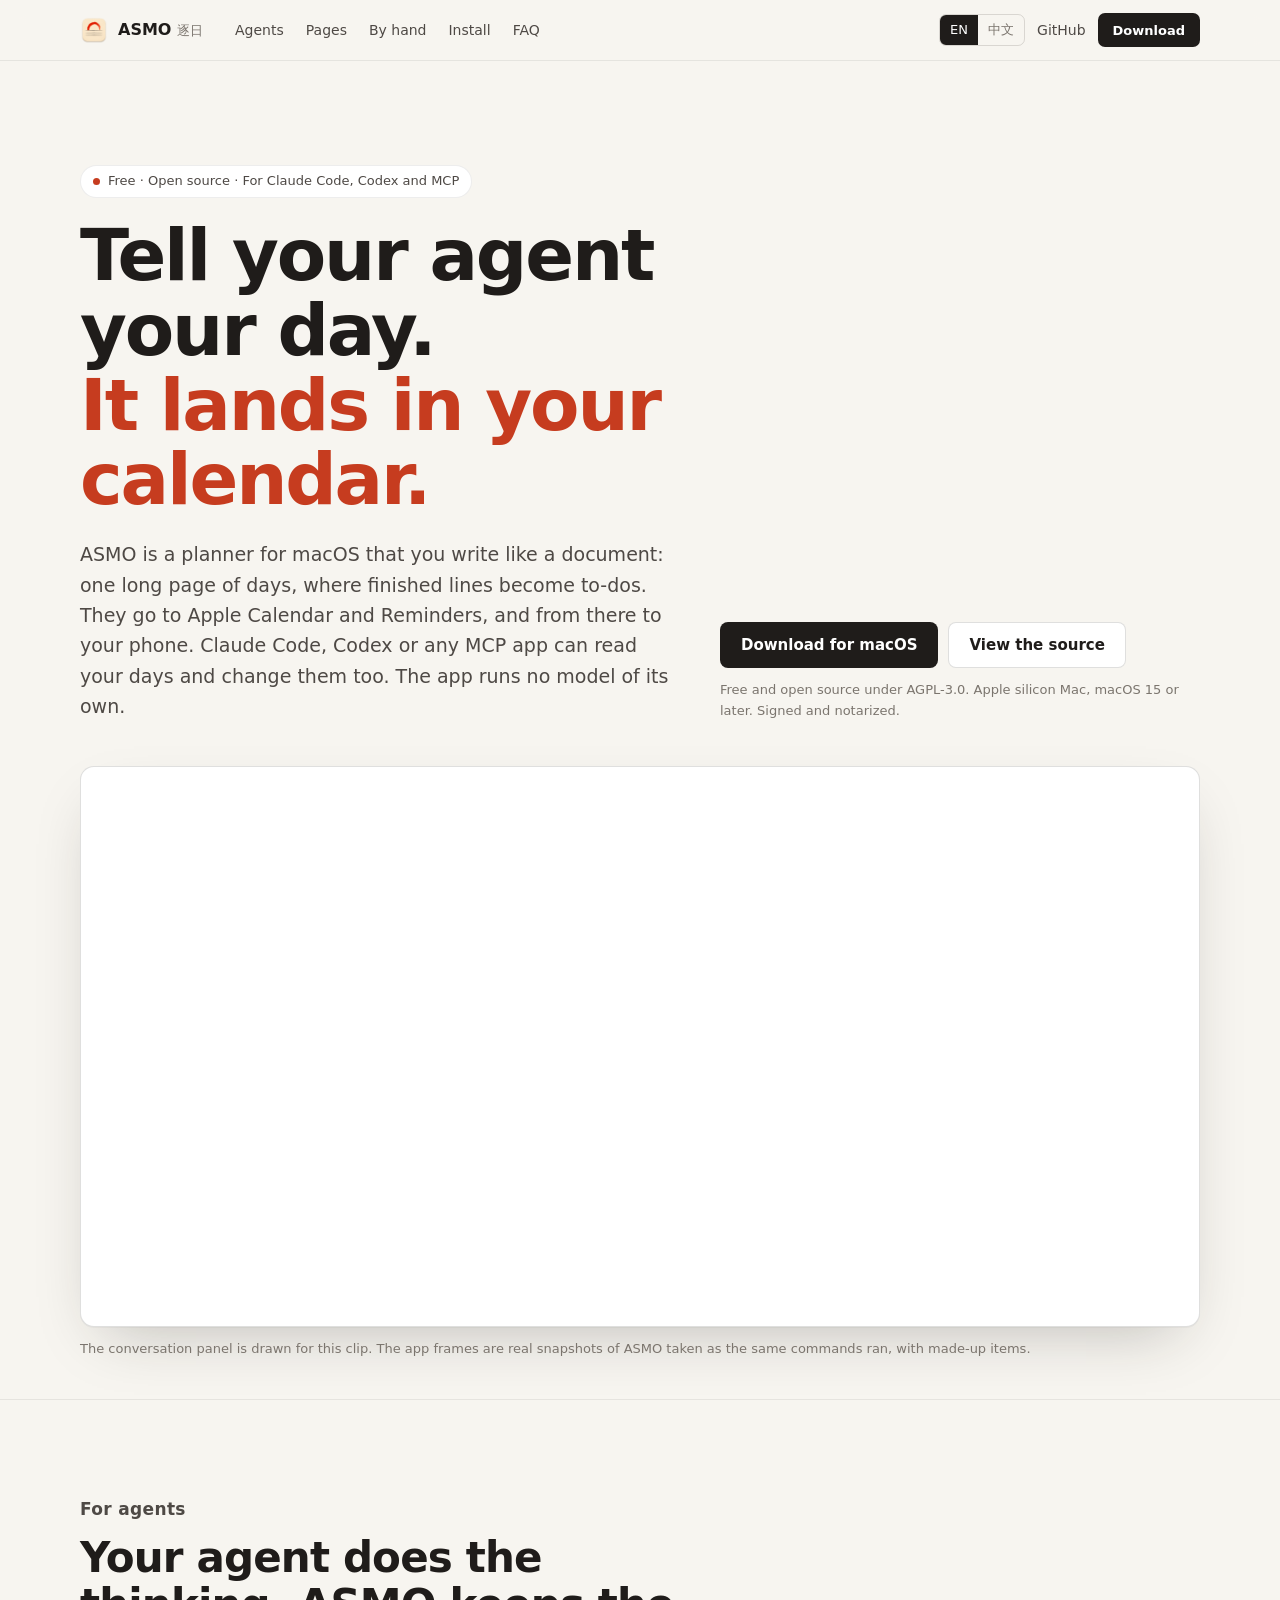
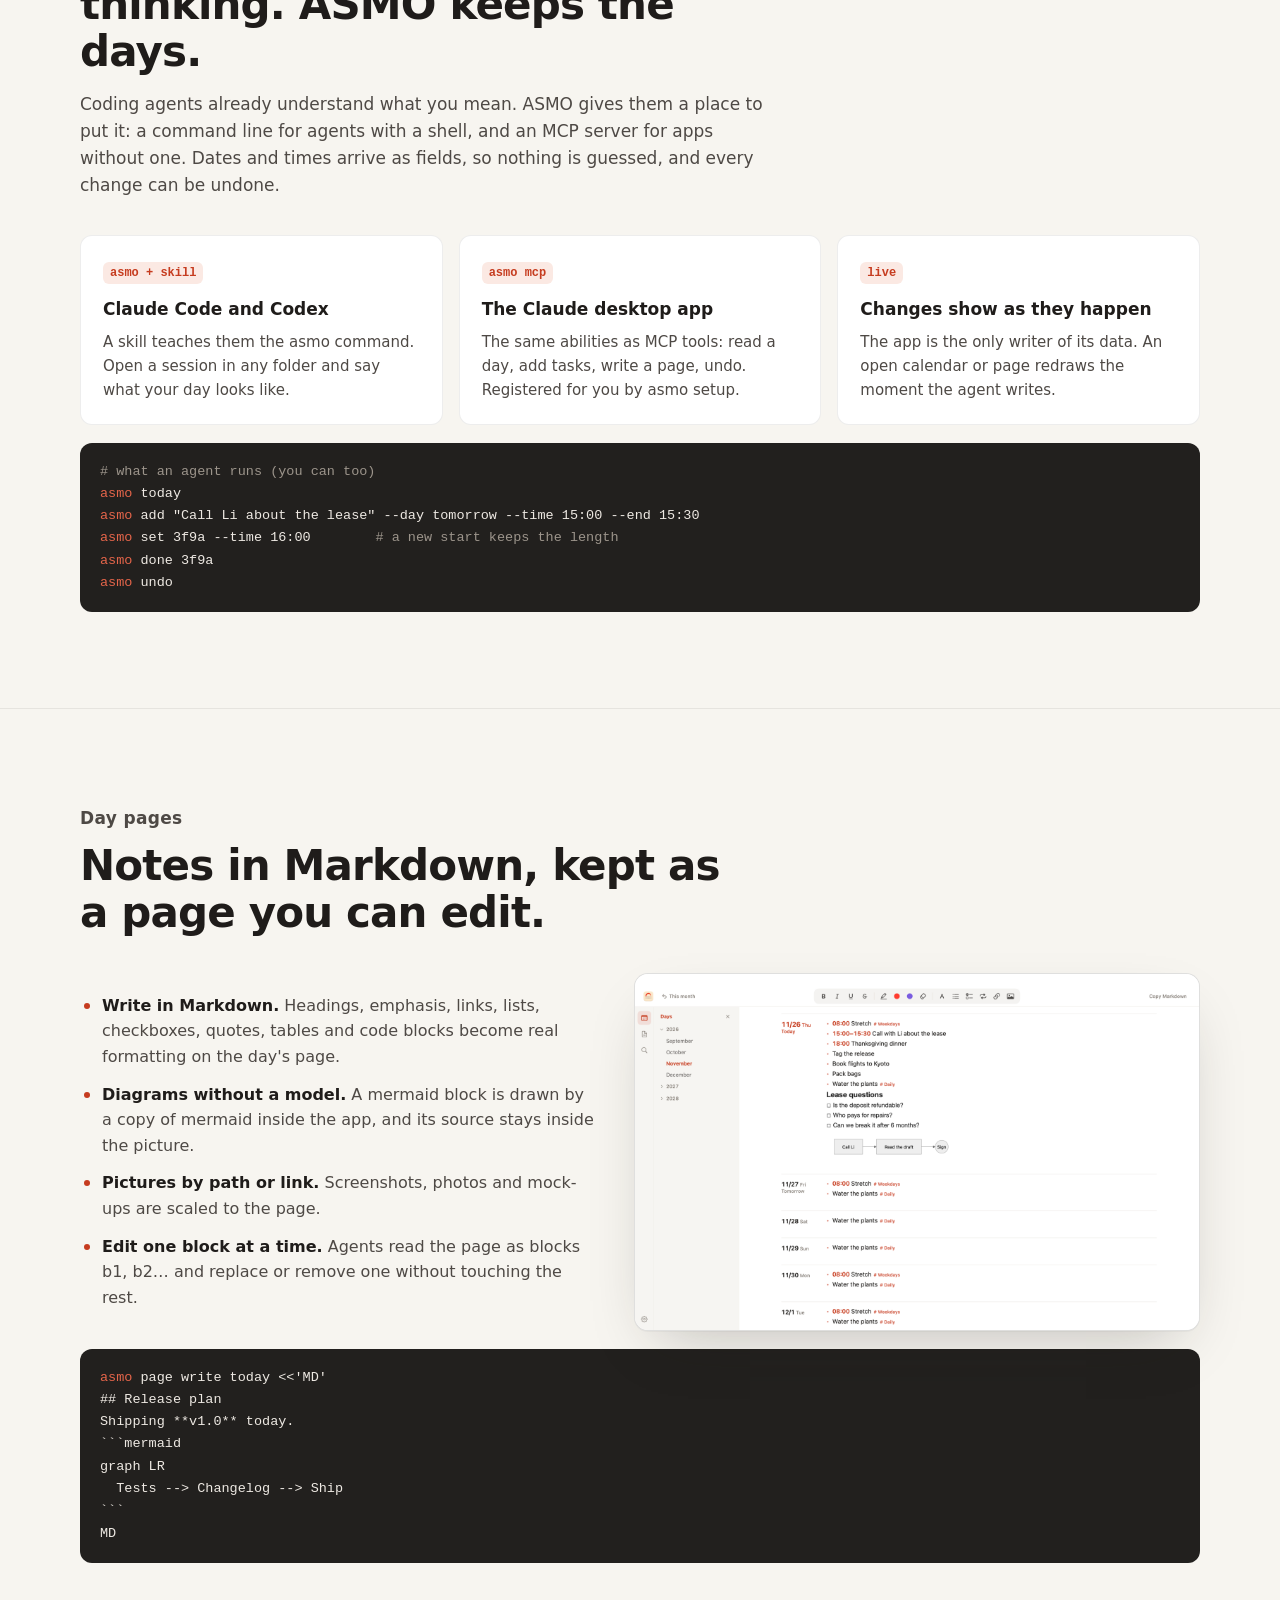
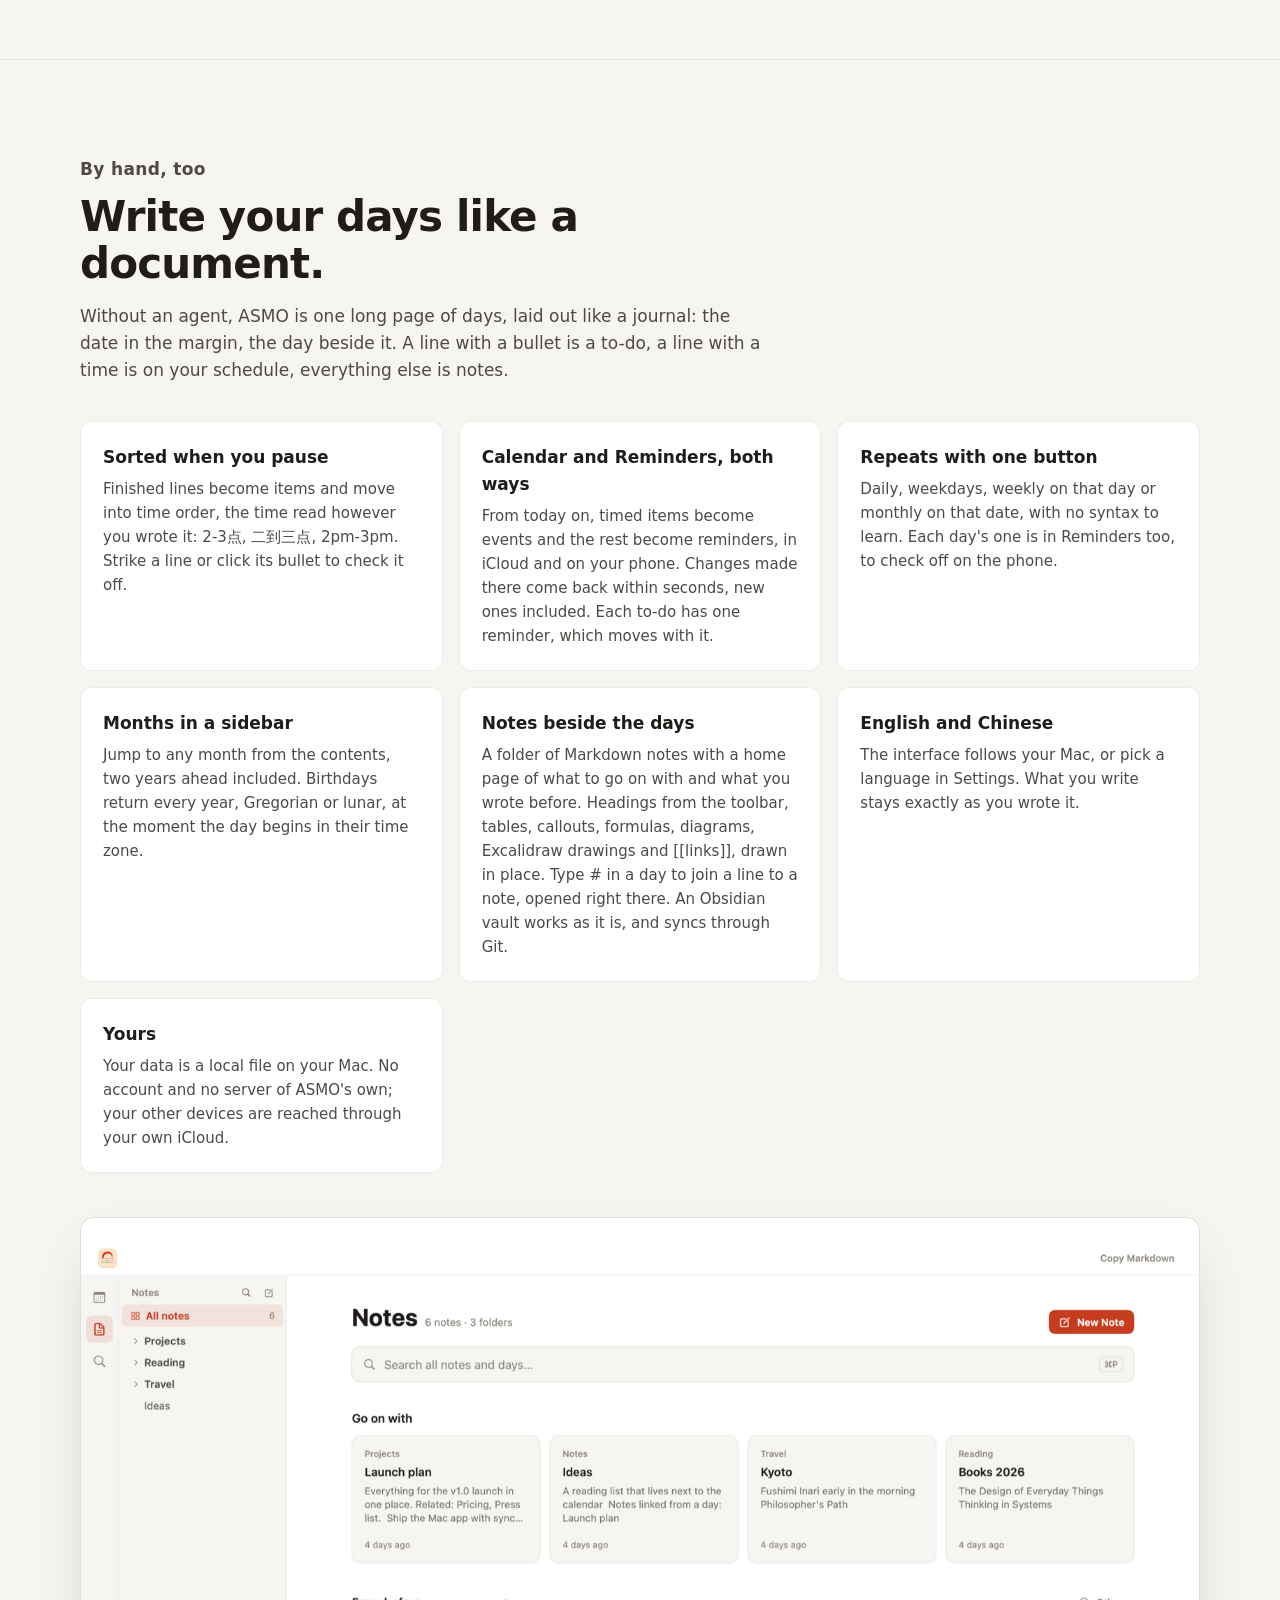
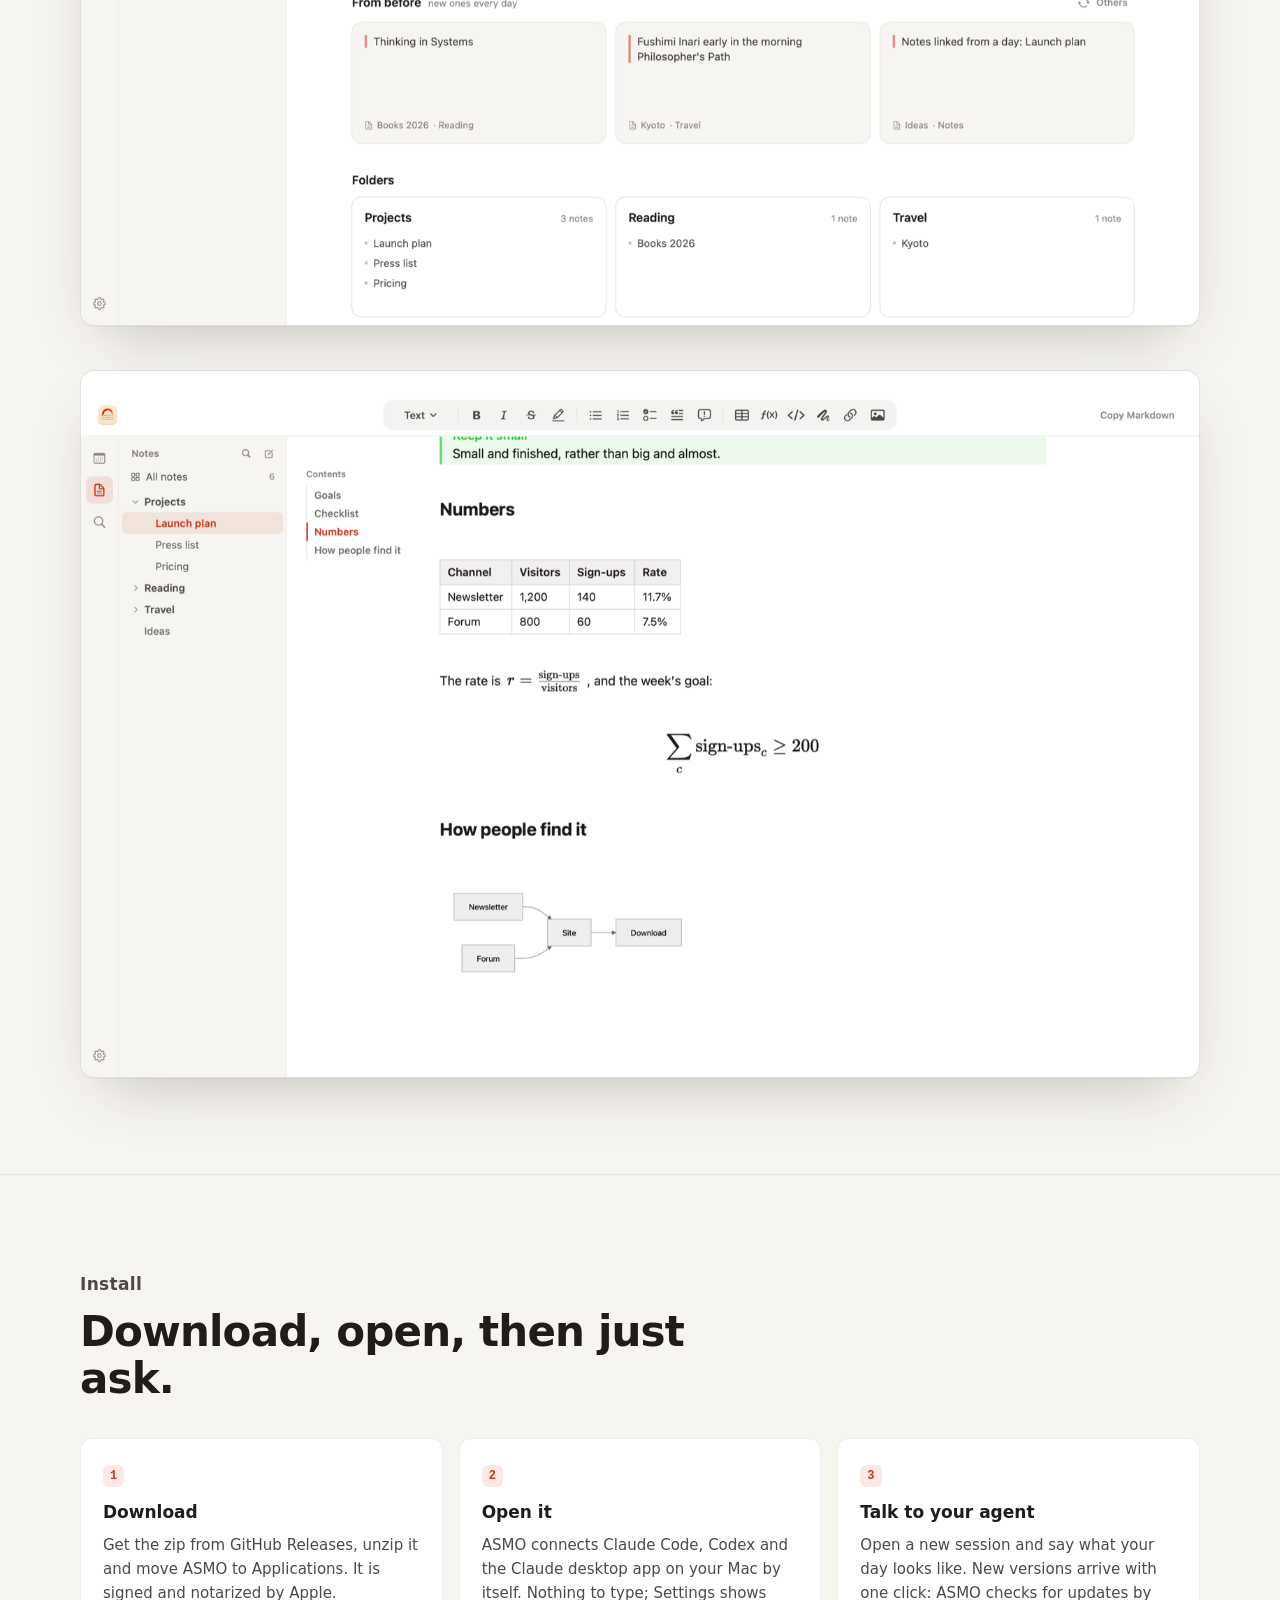
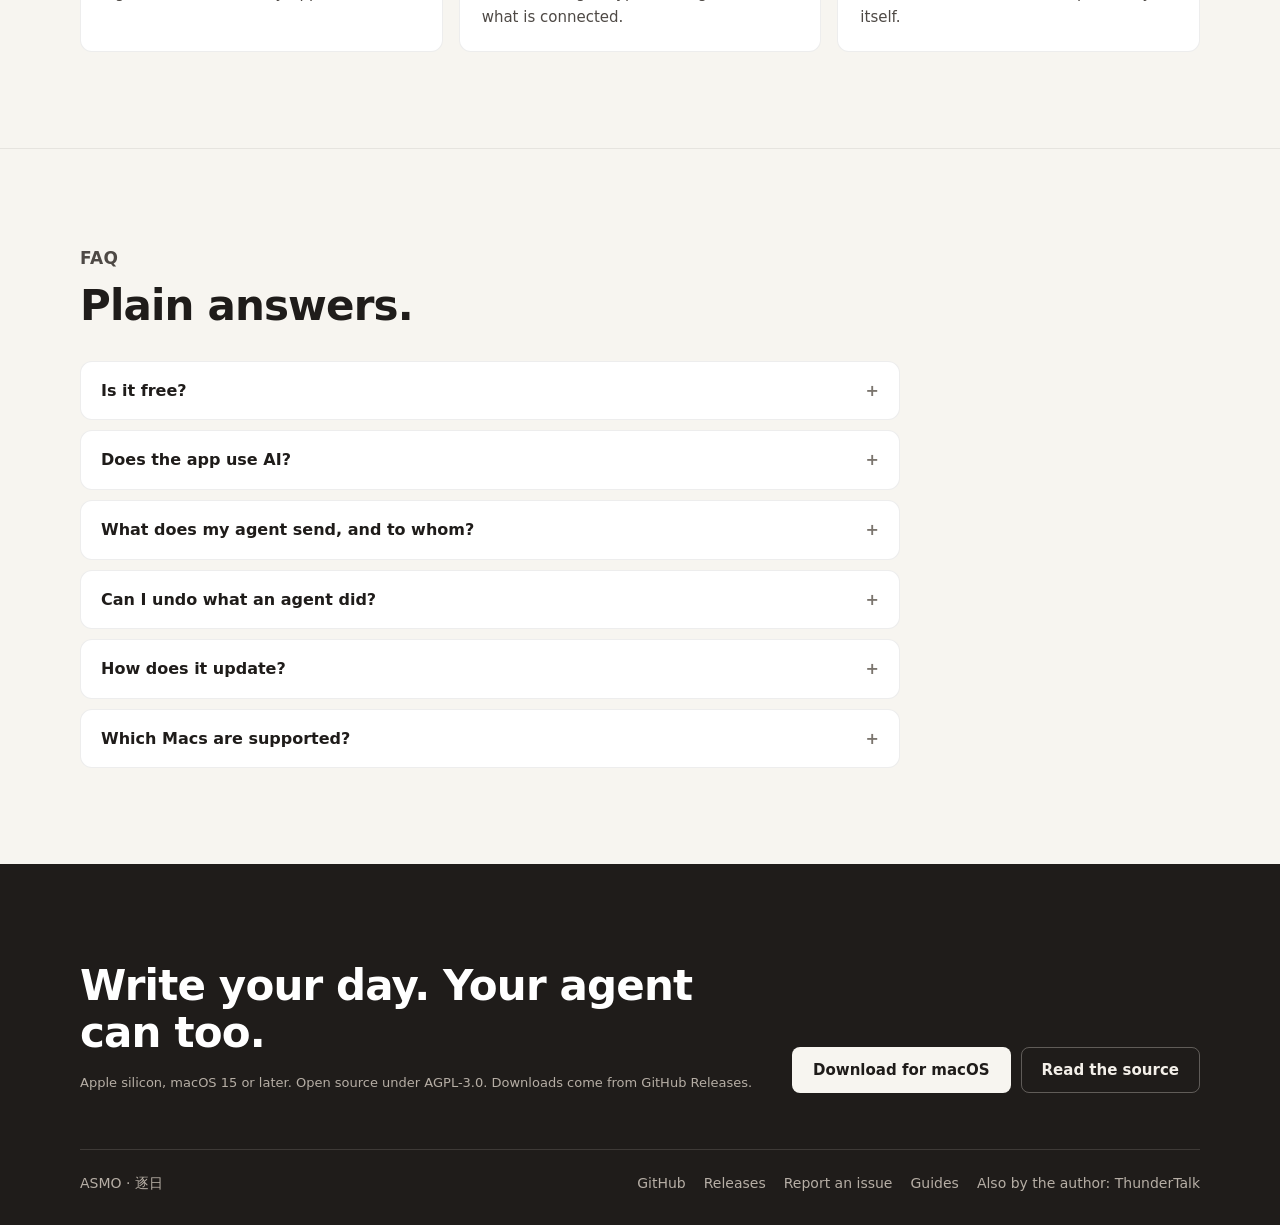
<file: docs/index.html>
<!DOCTYPE html>
<html lang="en">
<head>
  <meta charset="UTF-8" />
  <meta name="viewport" content="width=device-width, initial-scale=1.0, viewport-fit=cover" />
  <meta name="theme-color" content="#F7F5F0" />
  <meta name="color-scheme" content="light" />

  <title>ASMO · 逐日 — the planner your coding agent can use</title>
  <meta name="description" content="ASMO (逐日) is a free, open-source planner for macOS that you write like a document and that Claude Code, Codex and other agents can read and change through a command line and an MCP server. To-dos sync both ways with Apple Calendar and Reminders. No account, no server of its own, no model inside the app." />
  <link rel="canonical" href="https://asmo.entropinia.com/" />
  <meta name="robots" content="index, follow" />

  <meta property="og:type" content="website" />
  <meta property="og:url" content="https://asmo.entropinia.com/" />
  <meta property="og:locale" content="en_US" />
  <meta property="og:locale:alternate" content="zh_CN" />
  <meta property="og:title" content="ASMO · 逐日 — the planner your coding agent can use" />
  <meta property="og:description" content="Write your days like a document, or tell Claude Code or Codex. To-dos land in Apple Calendar and Reminders, and on your phone. Free and open source for macOS." />
  <meta property="og:image" content="https://asmo.entropinia.com/assets/og.png" />
  <meta property="og:image:width" content="1200" />
  <meta property="og:image:height" content="630" />
  <meta name="twitter:card" content="summary_large_image" />
  <meta name="twitter:title" content="ASMO · 逐日 — the planner your coding agent can use" />
  <meta name="twitter:description" content="A free, open-source macOS planner written like a document, synced with Apple Calendar and Reminders, with a CLI and an MCP server for agents." />
  <meta name="twitter:image" content="https://asmo.entropinia.com/assets/og.png" />

  <link rel="icon" type="image/png" href="assets/icon.png" />
  <link rel="apple-touch-icon" href="assets/icon.png" />

  <script type="application/ld+json">
  {
    "@context": "https://schema.org",
    "@type": "SoftwareApplication",
    "name": "ASMO (逐日)",
    "operatingSystem": "macOS",
    "applicationCategory": "ProductivityApplication",
    "description": "A free, open-source calendar and to-do list for macOS that coding agents can read and change through the asmo command line and an MCP server.",
    "url": "https://asmo.entropinia.com/",
    "downloadUrl": "https://github.com/realAllenSong/ASMO/releases/latest",
    "license": "https://www.gnu.org/licenses/agpl-3.0.html",
    "offers": { "@type": "Offer", "price": "0", "priceCurrency": "USD" },
    "author": { "@type": "Person", "name": "realAllenSong", "url": "https://github.com/realAllenSong" },
    "sameAs": ["https://github.com/realAllenSong/ASMO"]
  }
  </script>

  <style>
    :root {
      --bg: #F7F5F0;
      --card: #FFFFFF;
      --well: #EFECE5;
      --ink: #1F1C1A;
      --t2: #4E4945;
      --t3: #7B756E;
      --line-1: rgba(31,28,26,0.08);
      --line-2: rgba(31,28,26,0.14);
      --accent: #C63C1F;
      --accent-soft: #FBE9E3;
      --sans: -apple-system, BlinkMacSystemFont, "SF Pro Text", "Helvetica Neue", "PingFang SC", "Segoe UI", system-ui, sans-serif;
      --serif: Charter, "Iowan Old Style", Georgia, "Songti SC", "STSong", serif;
      --mono: "SF Mono", ui-monospace, Menlo, Consolas, monospace;
      --gutter: clamp(16px, 5vw, 48px);
    }
    * { box-sizing: border-box; margin: 0; padding: 0; }
    html { scroll-behavior: smooth; scroll-padding-top: 76px; -webkit-text-size-adjust: 100%; }
    body { background: var(--bg); color: var(--ink); font: 400 16px/1.6 var(--sans); -webkit-font-smoothing: antialiased; overflow-x: clip; }
    ::selection { background: var(--accent-soft); }
    a { color: inherit; }
    img, video { max-width: 100%; height: auto; display: block; }
    .hero-row > *, .split > *, .grid > *, .close-row > * { min-width: 0; }
    pre { max-width: 100%; }
    button { font: inherit; color: inherit; cursor: pointer; background: none; border: 0; }
    :focus-visible { outline: 2px solid var(--accent); outline-offset: 3px; border-radius: 4px; }
    .wrap { width: min(1120px, calc(100% - 2 * var(--gutter))); margin-inline: auto; }
    code, .mono { font-family: var(--mono); font-size: 0.92em; }

    .btn { display: inline-flex; align-items: center; justify-content: center; gap: 9px; height: 46px; padding: 0 20px;
      border-radius: 8px; border: 1px solid transparent; font: 600 15px/1 var(--sans); text-decoration: none; white-space: nowrap; }
    .btn-sm { height: 34px; padding: 0 14px; font-size: 13px; border-radius: 7px; }
    .btn-ink { background: var(--ink); color: #fff; }
    .btn-ink:hover { background: #33302d; }
    .btn-line { background: var(--card); border-color: var(--line-2); }
    .btn-line:hover { border-color: rgba(31,28,26,0.3); }

    .nav { position: sticky; top: 0; z-index: 20; background: rgba(247,245,240,0.86); backdrop-filter: saturate(1.4) blur(12px);
      -webkit-backdrop-filter: saturate(1.4) blur(12px); border-bottom: 1px solid var(--line-1); }
    .nav-in { display: flex; align-items: center; gap: 24px; height: 60px; }
    .brand { display: flex; align-items: center; gap: 10px; font-weight: 700; text-decoration: none; }
    .brand img { width: 28px; height: 28px; border-radius: 7px; }
    .brand small { font-weight: 500; color: var(--t3); }
    .links { display: flex; gap: 22px; margin-left: 8px; }
    .links a { text-decoration: none; color: var(--t2); font-size: 14px; }
    .links a:hover { color: var(--ink); }
    .nav-r { margin-left: auto; display: flex; align-items: center; gap: 12px; }
    .lang { display: flex; border: 1px solid var(--line-2); border-radius: 7px; overflow: hidden; }
    .lang button { padding: 5px 10px; font-size: 13px; color: var(--t3); }
    .lang button[aria-pressed="true"] { background: var(--ink); color: #fff; }
    .gh { font-size: 14px; color: var(--t2); text-decoration: none; }
    @media (max-width: 820px) { .links, .gh { display: none; } }
    @media (max-width: 480px) { .brand small { display: none; } .nav-in { gap: 12px; } .nav-r { gap: 8px; } }

    .hero { padding: clamp(48px, 9vw, 104px) 0 40px; }
    .eyebrow { display: inline-flex; gap: 8px; align-items: center; font-size: 13px; color: var(--t2); background: var(--card);
      border: 1px solid var(--line-1); border-radius: 999px; padding: 5px 12px; }
    .eyebrow i { width: 7px; height: 7px; border-radius: 50%; background: var(--accent); }
    h1 { font: 700 clamp(38px, 6.4vw, 72px)/1.04 var(--sans); letter-spacing: -0.03em; margin: 20px 0 22px; max-width: 15ch; }
    h1 em { display: block; font-style: normal; color: var(--accent); }
    .hero-row { display: grid; grid-template-columns: 1.25fr 1fr; gap: 40px; align-items: end; }
    .lede { font-size: clamp(17px, 1.6vw, 19px); color: var(--t2); max-width: 56ch; }
    .cta { display: flex; flex-direction: column; gap: 12px; align-items: flex-start; }
    .cta-btns { display: flex; gap: 10px; flex-wrap: wrap; }
    .fine { font-size: 13px; color: var(--t3); }
    @media (max-width: 820px) { .hero-row { grid-template-columns: 1fr; gap: 24px; } }
    .shot { margin-top: 44px; border-radius: 14px; overflow: hidden; border: 1px solid var(--line-2);
      box-shadow: 0 1px 0 rgba(31,28,26,0.04), 0 24px 60px -24px rgba(31,28,26,0.28); background: var(--card); }
    figcaption { font-size: 13px; color: var(--t3); margin-top: 12px; }

    .sec { padding: clamp(56px, 8vw, 96px) 0; border-top: 1px solid var(--line-1); }
    .kicker { font-size: 13px; font-weight: 600; color: var(--accent); letter-spacing: 0.02em; }
    h2 { font: 700 clamp(28px, 3.6vw, 42px)/1.12 var(--sans); letter-spacing: -0.02em; margin: 10px 0 16px; max-width: 22ch; }
    .sec > .wrap > p { color: var(--t2); max-width: 64ch; font-size: 17px; }
    .grid { display: grid; grid-template-columns: repeat(3, 1fr); gap: 16px; margin-top: 36px; }
    .grid.two { grid-template-columns: 1fr 1fr; }
    @media (max-width: 900px) { .grid, .grid.two { grid-template-columns: 1fr; } }
    .card { background: var(--card); border: 1px solid var(--line-1); border-radius: 12px; padding: 22px; }
    .card h3 { font-size: 17px; margin-bottom: 6px; }
    .card p { color: var(--t2); font-size: 15px; }
    .step { font: 600 12px/1 var(--mono); color: var(--accent); background: var(--accent-soft); border-radius: 6px; padding: 5px 7px; display: inline-block; margin-bottom: 12px; }
    pre { background: #22201e; color: #EEE9E3; border-radius: 12px; padding: 18px 20px; overflow-x: auto; font: 13.5px/1.65 var(--mono); margin-top: 18px; }
    pre .c { color: #9C948B; }
    pre .k { color: #E5654A; }
    .split { display: grid; grid-template-columns: 1fr 1.1fr; gap: 40px; align-items: center; margin-top: 36px; }
    @media (max-width: 900px) { .split { grid-template-columns: 1fr; } }
    .list { list-style: none; display: grid; gap: 12px; }
    .list li { padding-left: 22px; position: relative; color: var(--t2); }
    .list li::before { content: ""; position: absolute; left: 4px; top: 10px; width: 6px; height: 6px; border-radius: 50%; background: var(--accent); }
    .list b { color: var(--ink); }

    details { background: var(--card); border: 1px solid var(--line-1); border-radius: 12px; padding: 16px 20px; }
    details + details { margin-top: 10px; }
    summary { cursor: pointer; font-weight: 600; list-style: none; }
    summary::-webkit-details-marker { display: none; }
    summary::after { content: "+"; float: right; color: var(--t3); }
    details[open] summary::after { content: "–"; }
    details p { color: var(--t2); margin-top: 10px; }
    .faq { margin-top: 32px; max-width: 820px; }

    .close { background: var(--ink); color: #F3EFE9; padding: clamp(56px, 8vw, 88px) 0 32px; }
    .close h2 { color: #fff; }
    .close .fine { color: #B6AEA5; }
    .close .btn-ink { background: #F7F5F0; color: var(--ink); }
    .close .btn-line { background: transparent; color: #F3EFE9; border-color: rgba(243,239,233,0.3); }
    .close-row { display: flex; justify-content: space-between; align-items: flex-end; gap: 28px; flex-wrap: wrap; }
    .foot { display: flex; justify-content: space-between; gap: 20px; flex-wrap: wrap; margin-top: 56px; padding-top: 22px;
      border-top: 1px solid rgba(243,239,233,0.14); font-size: 14px; color: #B6AEA5; }
    .foot nav { display: flex; gap: 18px; flex-wrap: wrap; }
    .foot a { text-decoration: none; }
    .foot a:hover { color: #fff; }
  </style>
</head>
<body>
  <header class="nav">
    <div class="wrap nav-in">
      <a class="brand" href="#top"><img src="assets/icon.png" alt="" /><span>ASMO <small>逐日</small></span></a>
      <nav class="links" aria-label="Sections">
        <a href="#agents" data-i18n="nav.agents">Agents</a>
        <a href="#pages" data-i18n="nav.pages">Pages</a>
        <a href="#calendar" data-i18n="nav.calendar">By hand</a>
        <a href="#install" data-i18n="nav.install">Install</a>
        <a href="#faq" data-i18n="nav.faq">FAQ</a>
      </nav>
      <div class="nav-r">
        <div class="lang" role="group" aria-label="Language / 语言">
          <button type="button" data-lang="en" aria-pressed="true">EN</button>
          <button type="button" data-lang="zh" aria-pressed="false" lang="zh-CN">中文</button>
        </div>
        <a class="gh" href="https://github.com/realAllenSong/ASMO" rel="noopener">GitHub</a>
        <a class="btn btn-ink btn-sm" href="https://github.com/realAllenSong/ASMO/releases/latest" rel="noopener" data-i18n="nav.dl">Download</a>
      </div>
    </div>
  </header>
  <div id="top"></div>

  <main>
    <section class="hero wrap">
      <p class="eyebrow"><i aria-hidden="true"></i><span data-i18n="hero.eyebrow">Free · Open source · For Claude Code, Codex and MCP</span></p>
      <h1><span data-i18n="hero.h1a">Tell your agent your day.</span><em data-i18n="hero.h1b">It lands in your calendar.</em></h1>
      <div class="hero-row">
        <p class="lede" data-i18n="hero.lede">ASMO is a planner for macOS that you write like a document: one long page of days, where finished lines become to-dos. They go to Apple Calendar and Reminders, and from there to your phone. Claude Code, Codex or any MCP app can read your days and change them too. The app runs no model of its own.</p>
        <div class="cta">
          <div class="cta-btns">
            <a class="btn btn-ink" href="https://github.com/realAllenSong/ASMO/releases/latest" rel="noopener" data-i18n="hero.cta1">Download for macOS</a>
            <a class="btn btn-line" href="https://github.com/realAllenSong/ASMO" rel="noopener" data-i18n="hero.cta2">View the source</a>
          </div>
          <p class="fine" data-i18n="hero.fine">Free and open source under AGPL-3.0. Apple silicon Mac, macOS 15 or later. Signed and notarized.</p>
        </div>
      </div>
      <figure>
        <video class="shot" src="assets/demo.mp4" width="1600" height="698" autoplay muted loop playsinline aria-label="An agent conversation on the left; on the right ASMO's document updates as the agent adds a run, a call and a page of questions"></video>
        <figcaption data-i18n="hero.cap">The conversation panel is drawn for this clip. The app frames are real snapshots of ASMO taken as the same commands ran, with made-up items.</figcaption>
      </figure>
    </section>

    <section class="sec" id="agents">
      <div class="wrap">
        <p class="kicker" data-i18n="ag.kicker">For agents</p>
        <h2 data-i18n="ag.h2">Your agent does the thinking. ASMO keeps the days.</h2>
        <p data-i18n="ag.p">Coding agents already understand what you mean. ASMO gives them a place to put it: a command line for agents with a shell, and an MCP server for apps without one. Dates and times arrive as fields, so nothing is guessed, and every change can be undone.</p>
        <div class="grid">
          <div class="card"><span class="step">asmo + skill</span><h3 data-i18n="ag.c1h">Claude Code and Codex</h3><p data-i18n="ag.c1p">A skill teaches them the asmo command. Open a session in any folder and say what your day looks like.</p></div>
          <div class="card"><span class="step">asmo mcp</span><h3 data-i18n="ag.c2h">The Claude desktop app</h3><p data-i18n="ag.c2p">The same abilities as MCP tools: read a day, add tasks, write a page, undo. Registered for you by asmo setup.</p></div>
          <div class="card"><span class="step">live</span><h3 data-i18n="ag.c3h">Changes show as they happen</h3><p data-i18n="ag.c3p">The app is the only writer of its data. An open calendar or page redraws the moment the agent writes.</p></div>
        </div>
<pre><span class="c"># what an agent runs (you can too)</span>
<span class="k">asmo</span> today
<span class="k">asmo</span> add "Call Li about the lease" --day tomorrow --time 15:00 --end 15:30
<span class="k">asmo</span> set 3f9a --time 16:00        <span class="c"># a new start keeps the length</span>
<span class="k">asmo</span> done 3f9a
<span class="k">asmo</span> undo</pre>
      </div>
    </section>

    <section class="sec" id="pages">
      <div class="wrap">
        <p class="kicker" data-i18n="pg.kicker">Day pages</p>
        <h2 data-i18n="pg.h2">Notes in Markdown, kept as a page you can edit.</h2>
        <div class="split">
          <ul class="list">
            <li data-i18n="pg.l1"><b>Write in Markdown.</b> Headings, emphasis, links, lists, checkboxes, quotes, tables and code blocks become real formatting on the day's page.</li>
            <li data-i18n="pg.l2"><b>Diagrams without a model.</b> A mermaid block is drawn by a copy of mermaid inside the app, and its source stays inside the picture.</li>
            <li data-i18n="pg.l3"><b>Pictures by path or link.</b> Screenshots, photos and mock-ups are scaled to the page.</li>
            <li data-i18n="pg.l4"><b>Edit one block at a time.</b> Agents read the page as blocks b1, b2… and replace or remove one without touching the rest.</li>
          </ul>
          <img class="shot" src="assets/document.png" width="1600" height="1011" alt="ASMO's document: today's items with times and repeat tags, then a page of notes with a checklist and a diagram" style="margin-top:0" />
        </div>
<pre><span class="k">asmo</span> page write today &lt;&lt;'MD'
## Release plan
Shipping **v1.0** today.
```mermaid
graph LR
  Tests --&gt; Changelog --&gt; Ship
```
MD</pre>
      </div>
    </section>

    <section class="sec" id="calendar">
      <div class="wrap">
        <p class="kicker" data-i18n="ca.kicker">By hand, too</p>
        <h2 data-i18n="ca.h2">Write your days like a document.</h2>
        <p data-i18n="ca.p">Without an agent, ASMO is one long page of days, laid out like a journal: the date in the margin, the day beside it. A line with a bullet is a to-do, a line with a time is on your schedule, everything else is notes.</p>
        <div class="grid">
          <div class="card"><h3 data-i18n="ca.c1h">Sorted when you pause</h3><p data-i18n="ca.c1p">Finished lines become items and move into time order, the time read however you wrote it: 2-3点, 二到三点, 2pm-3pm. Strike a line or click its bullet to check it off.</p></div>
          <div class="card"><h3 data-i18n="ca.c4h">Calendar and Reminders, both ways</h3><p data-i18n="ca.c4p">From today on, timed items become events and the rest become reminders, in iCloud and on your phone. Changes made there come back within seconds, new ones included. Each to-do has one reminder, which moves with it.</p></div>
          <div class="card"><h3 data-i18n="ca.c2h">Repeats with one button</h3><p data-i18n="ca.c2p">Daily, weekdays, weekly on that day or monthly on that date, with no syntax to learn. Each day's one is in Reminders too, to check off on the phone.</p></div>
          <div class="card"><h3 data-i18n="ca.c3h">Months in a sidebar</h3><p data-i18n="ca.c3p">Jump to any month from the contents, two years ahead included. Birthdays return every year, Gregorian or lunar, at the moment the day begins in their time zone.</p></div>
          <div class="card"><h3 data-i18n="ca.c7h">Notes beside the days</h3><p data-i18n="ca.c7p">A folder of Markdown notes with a home page of what to go on with and what you wrote before. Headings from the toolbar, tables, callouts, formulas, diagrams, Excalidraw drawings and [[links]], drawn in place. Type # in a day to join a line to a note, opened right there. An Obsidian vault works as it is, and syncs through Git.</p></div>
          <div class="card"><h3 data-i18n="ca.c5h">English and Chinese</h3><p data-i18n="ca.c5p">The interface follows your Mac, or pick a language in Settings. What you write stays exactly as you wrote it.</p></div>
          <div class="card"><h3 data-i18n="ca.c6h">Yours</h3><p data-i18n="ca.c6p">Your data is a local file on your Mac. No account and no server of ASMO's own; your other devices are reached through your own iCloud.</p></div>
        </div>
        <img class="shot" src="assets/notes-home.png" width="1600" height="1011" loading="lazy" alt="The notes' home page: a search box for notes and days, the notes to go on with, a few lines from older notes, and every folder" />
        <img class="shot" src="assets/notes.png" width="1600" height="1011" loading="lazy" alt="A note with a callout, a table, formulas and a mermaid diagram drawn in place, its contents beside the text" />
      </div>
    </section>

    <section class="sec" id="install">
      <div class="wrap">
        <p class="kicker" data-i18n="in.kicker">Install</p>
        <h2 data-i18n="in.h2">Download, open, then just ask.</h2>
        <div class="grid">
          <div class="card"><span class="step">1</span><h3 data-i18n="in.s1h">Download</h3><p data-i18n="in.s1p">Get the zip from GitHub Releases, unzip it and move ASMO to Applications. It is signed and notarized by Apple.</p></div>
          <div class="card"><span class="step">2</span><h3 data-i18n="in.s2h">Open it</h3><p data-i18n="in.s2p">ASMO connects Claude Code, Codex and the Claude desktop app on your Mac by itself. Nothing to type; Settings shows what is connected.</p></div>
          <div class="card"><span class="step">3</span><h3 data-i18n="in.s3h">Talk to your agent</h3><p data-i18n="in.s3p">Open a new session and say what your day looks like. New versions arrive with one click: ASMO checks for updates by itself.</p></div>
        </div>
      </div>
    </section>

    <section class="sec" id="faq">
      <div class="wrap">
        <p class="kicker" data-i18n="fq.kicker">FAQ</p>
        <h2 data-i18n="fq.h2">Plain answers.</h2>
        <div class="faq">
          <details><summary data-i18n="fq.q1">Is it free?</summary><p data-i18n="fq.a1">Yes. ASMO is open source under the AGPL-3.0, with no account, subscription or usage limit. The source is on GitHub.</p></details>
          <details><summary data-i18n="fq.q2">Does the app use AI?</summary><p data-i18n="fq.a2">No model runs inside ASMO. The agent you already use does the understanding; ASMO stores exactly what it is told. Lines you write by hand are turned into dated items by date-and-time rules.</p></details>
          <details><summary data-i18n="fq.q3">What does my agent send, and to whom?</summary><p data-i18n="fq.a3">ASMO only receives commands on your Mac. What your agent sends to its own provider is between you and that agent.</p></details>
          <details><summary data-i18n="fq.q4">Can I undo what an agent did?</summary><p data-i18n="fq.a4">Yes. asmo undo (or the undo MCP tool) takes back the last change, and the ones before it, until the app is restarted.</p></details>
          <details><summary data-i18n="fq.q6">How does it update?</summary><p data-i18n="fq.a6">ASMO checks GitHub Releases after it opens and once a day. When a new version is out it asks; Update Now downloads it, checks the signature, replaces the app and reopens it. Your data is not touched.</p></details>
          <details><summary data-i18n="fq.q5">Which Macs are supported?</summary><p data-i18n="fq.a5">Apple silicon Macs with macOS 15 or later. On the iPhone, your items are in Calendar and Reminders; an iPhone app builds from the same source but doesn't sync directly yet.</p></details>
        </div>
      </div>
    </section>
  </main>

  <footer class="close">
    <div class="wrap">
      <div class="close-row">
        <div>
          <h2 data-i18n="cta.h">Write your day. Your agent can too.</h2>
          <p class="fine" data-i18n="cta.fine">Apple silicon, macOS 15 or later. Open source under AGPL-3.0. Downloads come from GitHub Releases.</p>
        </div>
        <div class="cta-btns">
          <a class="btn btn-ink" href="https://github.com/realAllenSong/ASMO/releases/latest" rel="noopener" data-i18n="hero.cta1">Download for macOS</a>
          <a class="btn btn-line" href="https://github.com/realAllenSong/ASMO" rel="noopener" data-i18n="cta.src">Read the source</a>
        </div>
      </div>
      <div class="foot">
        <span>ASMO · 逐日</span>
        <nav aria-label="Footer">
          <a href="https://github.com/realAllenSong/ASMO" rel="noopener">GitHub</a>
          <a href="https://github.com/realAllenSong/ASMO/releases" rel="noopener" data-i18n="foot.rel">Releases</a>
          <a href="https://github.com/realAllenSong/ASMO/issues" rel="noopener" data-i18n="foot.issues">Report an issue</a>
          <a href="guides/" data-i18n="foot.guides">Guides</a>
          <a href="https://github.com/realAllenSong/ThunderTalk" rel="noopener" data-i18n="foot.tt">Also by the author: ThunderTalk</a>
        </nav>
      </div>
    </div>
  </footer>

  <script>
    (function () {
      "use strict";
      var ZH = {
        "nav.agents": "Agent", "nav.pages": "页面", "nav.calendar": "手写", "nav.install": "安装", "nav.faq": "常见问题", "nav.dl": "下载",
        "hero.eyebrow": "免费 · 开源 · 适用于 Claude Code、Codex 和 MCP",
        "hero.h1a": "把今天告诉你的 agent，", "hero.h1b": "它就落进你的日历。",
        "hero.lede": "逐日是一个像写文档一样用的 macOS 计划本：每一天排在同一页长文档里，写完的行变成待办，自动进 Apple 日历和提醒事项，手机上也能看到。Claude Code、Codex 或任何 MCP 应用也能读取和修改你的每一天。app 本身不运行任何模型。",
        "hero.cta1": "下载 macOS 版", "hero.cta2": "查看源码",
        "hero.fine": "免费，以 AGPL-3.0 协议开源。需要 Apple 芯片的 Mac，macOS 15 或更高版本。已签名并经过 Apple 公证。",
        "hero.cap": "左边的对话面板是为这段视频绘制的。右边的 app 画面是同样的命令执行时逐日的真实快照，内容为虚构。",
        "ag.kicker": "给 agent 用", "ag.h2": "思考交给 agent，逐日负责记住每一天。",
        "ag.p": "coding agent 本来就懂你的意思。逐日给它一个落地的地方：有 shell 的 agent 用命令行，没有 shell 的应用用 MCP 服务。日期和时间按字段传入，不靠猜；每一次修改都能撤销。",
        "ag.c1h": "Claude Code 和 Codex", "ag.c1p": "一个 skill 教会它们使用 asmo 命令。在任意目录开一个会话，说出你今天的安排即可。",
        "ag.c2h": "Claude 桌面版", "ag.c2p": "同样的能力以 MCP 工具提供：读取某天、添加事项、写页面、撤销。asmo setup 会帮你注册。",
        "ag.c3h": "改动实时出现", "ag.c3p": "只有 app 写自己的数据。agent 一写入，打开着的日历或页面就会立刻刷新。",
        "pg.kicker": "每天的页面", "pg.h2": "用 Markdown 写笔记，保存成能继续编辑的页面。",
        "pg.l1": "<b>用 Markdown 写。</b>标题、强调、链接、列表、勾选框、引用、表格和代码块，都会变成当天页面上的真实格式。",
        "pg.l2": "<b>画图不需要模型。</b>mermaid 代码块由 app 自带的 mermaid 绘制，图表源码保存在图片里。",
        "pg.l3": "<b>图片用路径或链接。</b>截图、照片和设计稿会按页面宽度缩放。",
        "pg.l4": "<b>一次改一块。</b>agent 把页面读成 b1、b2……这样的块，可以只替换或删除其中一块。",
        "ca.kicker": "也能手写", "ca.h2": "像写文档一样写每一天。", "ca.p": "不用 agent 时，逐日就是一页长长的文档，排成日记的样子：日期在左边，那天的事在旁边。带圆点的一行是待办，带时间的一行进日程，其余都是笔记。",
        "ca.c1h": "停笔就整理", "ca.c1p": "写完的行变成事项并按时间排好，时间怎么写都认：2-3点、二到三点、2pm-3pm。划掉一行或点一下圆点就算完成。",
        "ca.c2h": "一个按钮设重复", "ca.c2p": "每天、工作日、每周这一天或每月这一号，不用学任何语法。每天那一条也在提醒事项里，可以在手机上勾掉。",
        "ca.c3h": "侧边栏按月跳转", "ca.c3p": "从目录跳到任何一个月，包括未来两年。生日每年自动出现，支持公历和农历，按对方时区那一天开始的时刻提醒。",
        "ca.c4h": "日历和提醒事项，双向同步", "ca.c4p": "从今天起，有时间的事项是日历日程，其余是提醒事项，通过 iCloud 到你的手机。在那边的修改几秒内就回来，新建的也会。每条待办只有一条提醒，顺延时跟着走。",
        "ca.c7h": "日程旁边就是笔记", "ca.c7p": "一个 Markdown 笔记文件夹，首页列出接着写的和以前写过的。工具栏设标题，表格、提示框、公式、图表、Excalidraw 画板和 [[链接]] 就地画出来。在日程里打 # 就能把一行连到笔记，就地打开。Obsidian 的笔记库直接能用，并通过 Git 同步。",
        "ca.c5h": "中文和英文", "ca.c5p": "界面跟随系统，也可以在设置里选语言。你写的内容保持原样，不会被翻译。",
        "ca.c6h": "数据是你的", "ca.c6p": "数据是你 Mac 上的一个本地文件。没有账号，逐日没有自己的服务器；到其他设备走的是你自己的 iCloud。",
        "in.kicker": "安装", "in.h2": "下载、打开，然后直接说。",
        "in.s1h": "下载", "in.s1p": "从 GitHub Releases 下载 zip，解压后把 逐日 拖进「应用程序」。已经过 Apple 签名和公证。",
        "in.s2h": "打开它", "in.s2p": "逐日会自己连好这台 Mac 上的 Claude Code、Codex 和 Claude 桌面版。什么都不用输入；设置里能看到连接状态。",
        "in.s3h": "跟 agent 说", "in.s3p": "开一个新会话，说出你今天的安排。新版本点一下就能装：逐日会自己检查更新。",
        "fq.kicker": "常见问题", "fq.h2": "直接回答。",
        "fq.q1": "免费吗？", "fq.a1": "免费。逐日以 AGPL-3.0 协议开源，没有账号、订阅或使用限制，源码在 GitHub 上。",
        "fq.q2": "app 用 AI 吗？", "fq.a2": "逐日内部不运行任何模型。理解由你已经在用的 agent 完成，逐日只按收到的内容原样保存。你手写的行，会按日期和时间规则变成带日期的事项。",
        "fq.q3": "我的 agent 会把什么发给谁？", "fq.a3": "逐日只在你的 Mac 上接收命令。你的 agent 把什么发给它的服务商，是你和那个 agent 之间的事。",
        "fq.q4": "agent 做的修改能撤销吗？", "fq.a4": "能。asmo undo（或 MCP 里的 undo 工具）撤回上一次修改，可以连续撤回，直到 app 重启为止。",
        "fq.q6": "怎么更新？", "fq.a6": "逐日打开后和之后每天会检查 GitHub Releases。有新版本时会询问你；立即更新会下载新版本、检查签名、替换 app 并重新打开。你的数据不受影响。",
        "fq.q5": "支持哪些 Mac？", "fq.a5": "macOS 15 及以上、Apple 芯片的 Mac。在 iPhone 上，你的事项在日历和提醒事项里；iPhone 版可以从同一份源码构建，但还不能直接同步。",
        "cta.h": "写下你的一天，agent 也能帮你写。", "cta.fine": "Apple 芯片，macOS 15 或更高版本。以 AGPL-3.0 协议开源。下载来自 GitHub Releases。", "cta.src": "阅读源码",
        "foot.rel": "版本发布", "foot.issues": "报告问题", "foot.guides": "指南", "foot.tt": "作者的另一个项目：ThunderTalk"
      };
      var EN = {};
      var nodes = Array.prototype.slice.call(document.querySelectorAll("[data-i18n]"));
      nodes.forEach(function (n) { EN[n.getAttribute("data-i18n")] = n.innerHTML; });
      function apply(lang) {
        nodes.forEach(function (n) {
          var key = n.getAttribute("data-i18n");
          var value = lang === "zh" ? ZH[key] : EN[key];
          if (value) n.innerHTML = value;
        });
        document.documentElement.lang = lang === "zh" ? "zh-CN" : "en";
        document.querySelectorAll(".lang button").forEach(function (b) { b.setAttribute("aria-pressed", String(b.dataset.lang === lang)); });
        try { localStorage.setItem("asmo-lang", lang); } catch (e) {}
      }
      document.querySelectorAll(".lang button").forEach(function (b) { b.addEventListener("click", function () { apply(b.dataset.lang); }); });
      var saved = null;
      try { saved = localStorage.getItem("asmo-lang"); } catch (e) {}
      apply(saved || (/^zh/i.test(navigator.language || "") ? "zh" : "en"));
    })();
  </script>
</body>
</html>
</file>
